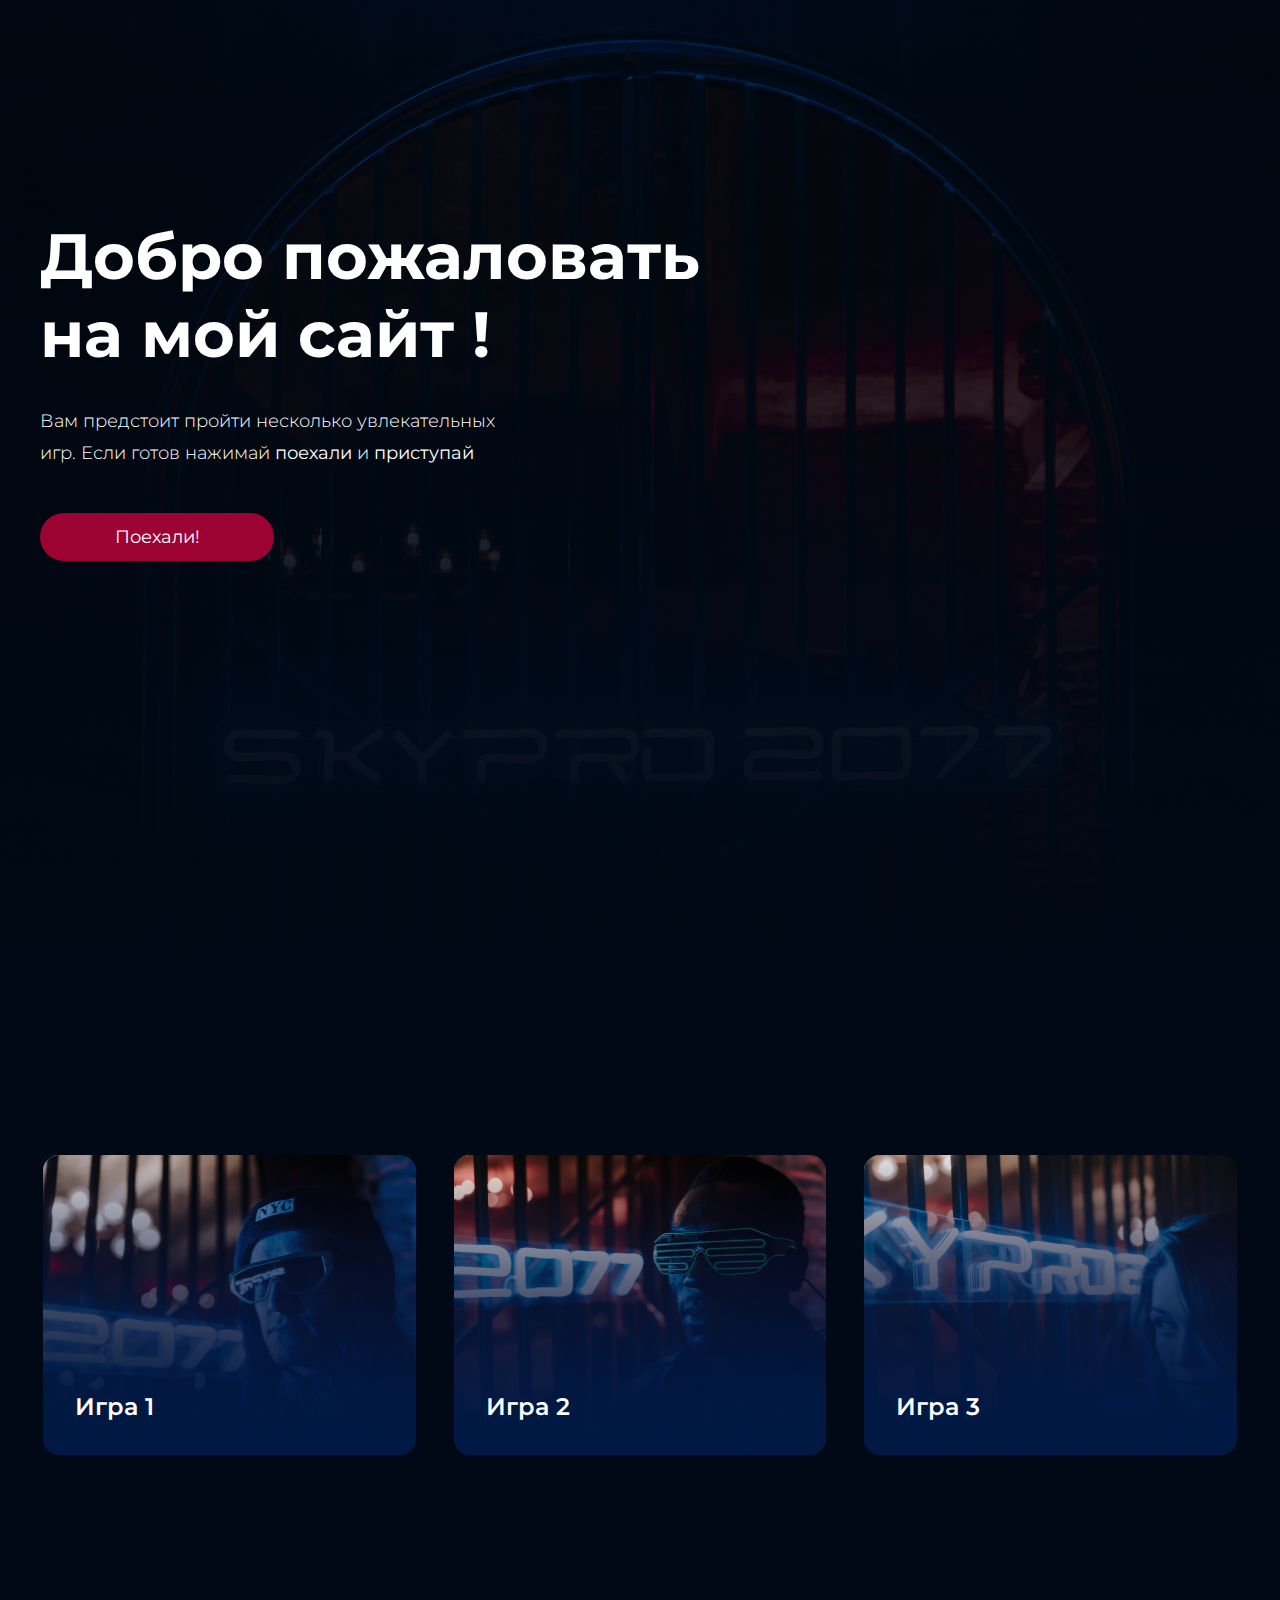
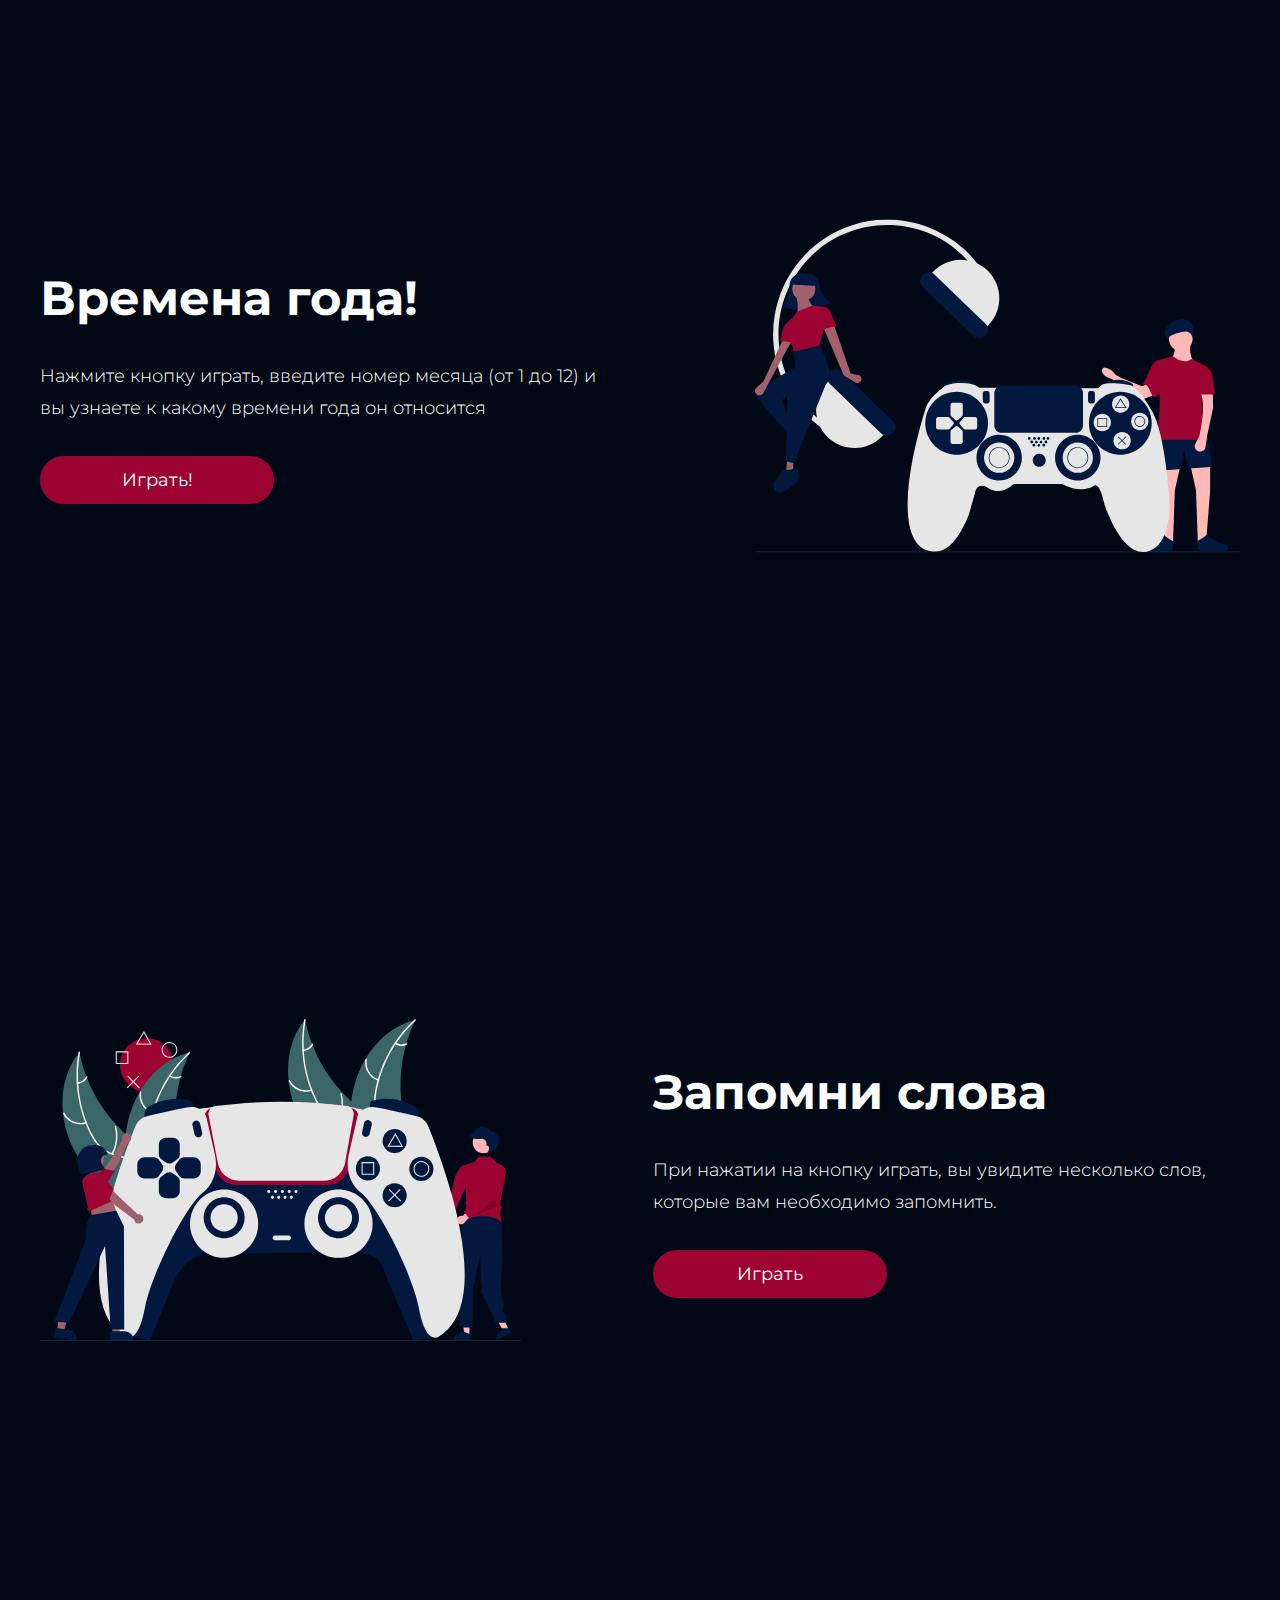
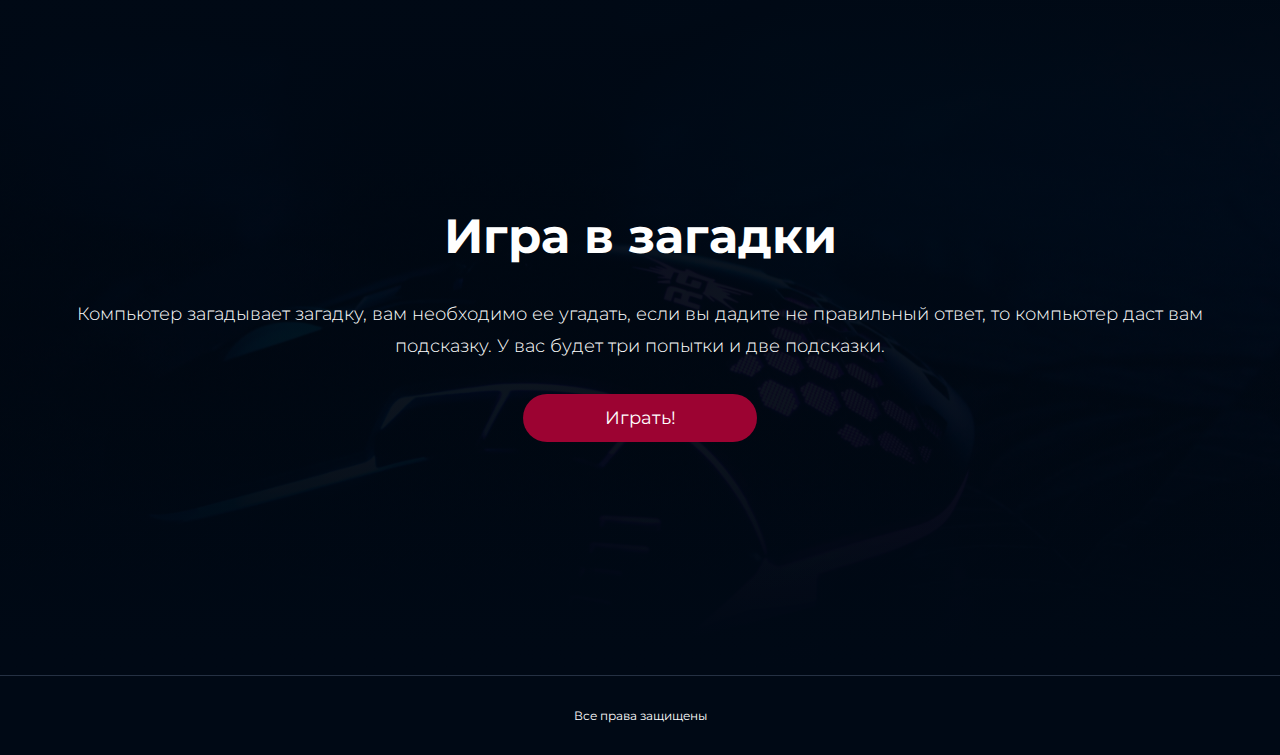
<file: index.html>
<!DOCTYPE html>
<html lang="en">
<head>
    <meta charset="UTF-8">
    <meta http-equiv="X-UA-Compatible" content="IE=edge">
    <meta name="viewport" content="width=device-width, initial-scale=1.0">
    <title>Document</title>
    <link rel="preconnect" href="https://fonts.googleapis.com">
    <link rel="preconnect" href="https://fonts.gstatic.com" crossorigin>
    <link href="https://fonts.googleapis.com/css2?family=Montserrat:wght@300;400;600;700&display=swap" rel="stylesheet">
    <link rel="stylesheet" href="styles/style.css">
    <script>        
        function func() {
        let list = ['Яблоко', 'Груша', 'Дыня', 'Виноград', 'Персик', 'Апельсин', 'Мандарин'];
        list = list.sort(() => Math.random() - 0.5);
        alert(list);
        askFirst = prompt('Чему равнялся первый элемент массива?');
        askLast = prompt('Чему равнялся последний элемент массива?');
            if (askFirst === list[0] && askLast === list[list.length - 1]) {
                alert('Поздравляю! Вы угадали оба элемента');
            } else if (askFirst == list[0] || askLast == list[list.length - 1]) {
                alert('Вы были близки к победе!');        
            } else {
                alert('Вы ответили неверно');
            }
        }
    </script>
</head>
<body>
    <section class="top center">
        <div class="content">
            <h1 class="content__slogan">Добро пожаловать на мой сайт !</h1>
            <p class="content__text">Вам предстоит пройти несколько увлекательных игр. Если готов нажимай
                <strong>поехали</strong> и <strong>приступай</strong></p>
            <a  class="content__button">Поехали!</a>
        </div>
    </section>
    <section class="games center">
        <ul class="games__list">
            <li class="games__item">
                <a class="games__link" href="#"><span class="game__box game__box--1">Игра 1</span>
                </a>
            </li>
            <li class="games__item">
                <a class="games__link" href="#"><span class="game__box game__box--2">Игра 2</span>
                </a>
            </li>
            <li class="games__item">
                <a class="games__link" href="#"><span class="game__box game__box--3">Игра 3</span>
                </a>
            </li>
        </ul>
    </section>
    <section class="catalog center">
        <div class="game__block">
            <div class="game__block--text">
                <h1 class="game__name">Времена года!</h1>
                <p class="game__details">Нажмите кнопку играть, введите номер месяца (от 1 до 12) и вы узнаете к какому
                    времени года он относится</p>
                <a href="#" class="game__button">Играть!</a>
            </div>
            <img class="game__img" src="/img/video_game_1.svg" alt="#">
        </div>
        <div class="game__block reverse">
            <div class="game__block--text">
                <h1 class="game__name">Запомни слова </h1>
                <p class="game__details">При нажатии на кнопку играть, вы увидите несколько слов, которые вам необходимо запомнить.</p>
                <a href="#" onclick="func()" class="game__button">Играть</a>            
            </div>
            <img class="game__img"  src="/img/video_game_2.svg" alt="#">
        </div>

    </section>
    <div class="game__block--bg">
        <div class="game__block--text middle center">
            <h1 class="game__name">Игра в загадки</h1>
            <p class="game__details">Компьютер загадывает загадку, вам необходимо ее угадать, если вы дадите не правильный ответ, то компьютер даст вам подсказку. У вас будет три попытки и две подсказки.</p>
            <a href=" " class="game__button">Играть!</a>
        </div>
    </div>
    <footer class="footer">
        <p class="footer__text">Все права защищены</p>
    </footer>
</body>
</html>
</file>
<file: styles/style.css>
* {
  margin: 0;
  padding: 0;
}

.center {
  padding-left: calc(50% - 600px);
  padding-right: calc(50% - 600px);
}

.top {
  height: 1024px;
  background: linear-gradient(180deg, rgba(0, 0, 0, 0) -7.35%, #000915 100%), url(/img/background.jpg);
  background-repeat: no-repeat;
  background-position: center;
  background-size: cover;
}

.content {
  font-family: "Montserrat";
  font-style: normal;
  display: flex;
  color: #FFFFFF;
  display: flex;
  flex-direction: column;
  padding-top: 217px;
}
.content__slogan {
  font-weight: 700;
  font-size: 64px;
  line-height: 78px;
  padding-right: 531px;
}
.content__text {
  font-weight: 300;
  font-size: 18px;
  line-height: 32px;
  padding-top: 32px;
  padding-right: 718px;
}
.content__button {
  width: 234px;
  height: 48px;
  background: #9C0332;
  border-radius: 30px;
  font-weight: 400;
  font-size: 18px;
  line-height: 22px;
  display: flex;
  align-items: center;
  justify-content: center;
  color: #FFFFFF;
  text-decoration: none;
  margin-top: 44px;
  transition: 0.5s;
}
.content__button:hover {
  background: #EB443F;
  cursor: pointer;
}

.games {
  background: #000915;
}
.games__list {
  display: flex;
  flex-direction: row;
  gap: 32px;
  padding-bottom: 128px;
  padding-top: 128px;
}
.games__item {
  list-style-type: none;
  height: 300px;
  width: 100%;
  display: flex;
  border: 3px solid transparent;
}
.games__item:hover {
  border: 3px solid #44D2FF;
  border-radius: 16px;
  cursor: pointer;
}
.games__link {
  display: flex;
  flex-grow: 1;
  text-decoration-line: none;
}

.catalog {
  background: #000915;
}

.game__box {
  flex-grow: 1;
  border-radius: 16px;
  font-family: "Montserrat";
  font-style: normal;
  font-weight: 600;
  font-size: 24px;
  line-height: 32px;
  display: flex;
  align-items: center;
  color: #FFFFFF;
  padding-left: 32px;
  padding-bottom: 32px;
  flex-direction: row;
  align-items: flex-end;
  text-decoration: none;
}
.game__block {
  padding-top: 233px;
  padding-bottom: 233px;
  display: flex;
  flex-direction: row;
  justify-content: space-between;
  flex-wrap: nowrap;
  align-items: center;
  -moz-column-gap: 132px;
       column-gap: 132px;
}
.game__block--text {
  font-family: "Montserrat";
  font-style: normal;
  display: flex;
  color: #FFFFFF;
  display: flex;
  flex-direction: column;
}
.game__block--bg {
  background: linear-gradient(180deg, #000915 0%, rgba(0, 0, 0, 0) 100%), linear-gradient(180deg, rgba(0, 0, 0, 0) -7.35%, #000915 100%), url(/img/video_game_3.jpg), #000915;
  background-repeat: no-repeat;
  background-position: center;
  background-size: cover;
}
.game__name {
  font-weight: 700;
  font-size: 48px;
  line-height: 59px;
}
.game__details {
  font-weight: 300;
  font-size: 18px;
  line-height: 32px;
  padding-top: 32px;
}
.game__button {
  width: 234px;
  height: 48px;
  background: #9C0332;
  border-radius: 30px;
  font-weight: 400;
  font-size: 18px;
  line-height: 22px;
  display: flex;
  align-items: center;
  justify-content: center;
  color: #FFFFFF;
  text-decoration: none;
  margin-top: 44px;
  transition: 0.5s;
  margin-top: 32px;
}
.game__button:hover {
  background: #EB443F;
  cursor: pointer;
}

.reverse {
  flex-direction: row-reverse;
}

.middle {
  align-items: center;
  text-align: center;
  padding-top: 233px;
  padding-bottom: 233px;
}

.game__box--1 {
  background: linear-gradient(180deg, rgba(39, 1, 15, 0) 0%, #001944 100%), url(/img/item_1.jpg);
}

.game__box--2 {
  background: linear-gradient(180deg, rgba(39, 1, 15, 0) 0%, #001944 100%), url(/img/item_2.jpg);
}

.game__box--3 {
  background: linear-gradient(180deg, rgba(39, 1, 15, 0) 0%, #001944 100%), url(/img/item_3.jpg);
}

.footer {
  font-family: "Montserrat";
  font-style: normal;
  background: #000915;
  border-top: 1px solid rgba(184, 212, 255, 0.2);
}
.footer__text {
  font-weight: 400;
  font-size: 12px;
  line-height: 15px;
  color: #FFFFFF;
  display: flex;
  justify-content: center;
  padding: 32px;
}

@media (max-width: 767px) {
  .center {
    padding-left: 16px;
    padding-right: 16px;
  }
  .top {
    height: 735px;
    background: linear-gradient(180deg, rgba(0, 0, 0, 0) -7.35%, #000915 100%), url(/img/background.jpg);
    background-repeat: no-repeat;
    background-position: center;
    background-size: cover;
  }
  .content {
    font-family: "Montserrat";
    font-style: normal;
    color: #FFFFFF;
    padding-top: 238px;
    display: flex;
    flex-direction: column;
    align-items: center;
    flex-wrap: wrap;
  }
  .content__slogan {
    font-weight: 700;
    font-size: 32px;
    line-height: 39px;
    padding-right: 0;
    text-align: center;
  }
  .content__text {
    font-weight: 300;
    font-size: 14px;
    line-height: 22px;
    padding-right: 0;
    text-align: center;
  }
  .content__button {
    font-weight: 400;
    font-size: 18px;
    line-height: 22px;
    margin-top: 32px;
  }
  .games {
    background: #000915;
  }
  .games__list {
    display: flex;
    flex-direction: column;
  }
  .game__box {
    background-repeat: no-repeat;
    background-size: cover;
    background-position: center;
  }
  .catalog {
    background: #000915;
  }
  .game__block {
    display: flex;
    flex-direction: column;
    padding-top: 51px;
    padding-bottom: 59px;
  }
  .game__block--text {
    align-items: center;
  }
  .game__name {
    font-weight: 700;
    font-size: 32px;
    line-height: 39px;
  }
  .game__details {
    font-weight: 300;
    font-size: 14px;
    line-height: 22px;
    text-align: center;
  }
  .game__img {
    padding-top: 64px;
    width: 100%;
  }
}/*# sourceMappingURL=style.css.map */
</file>
